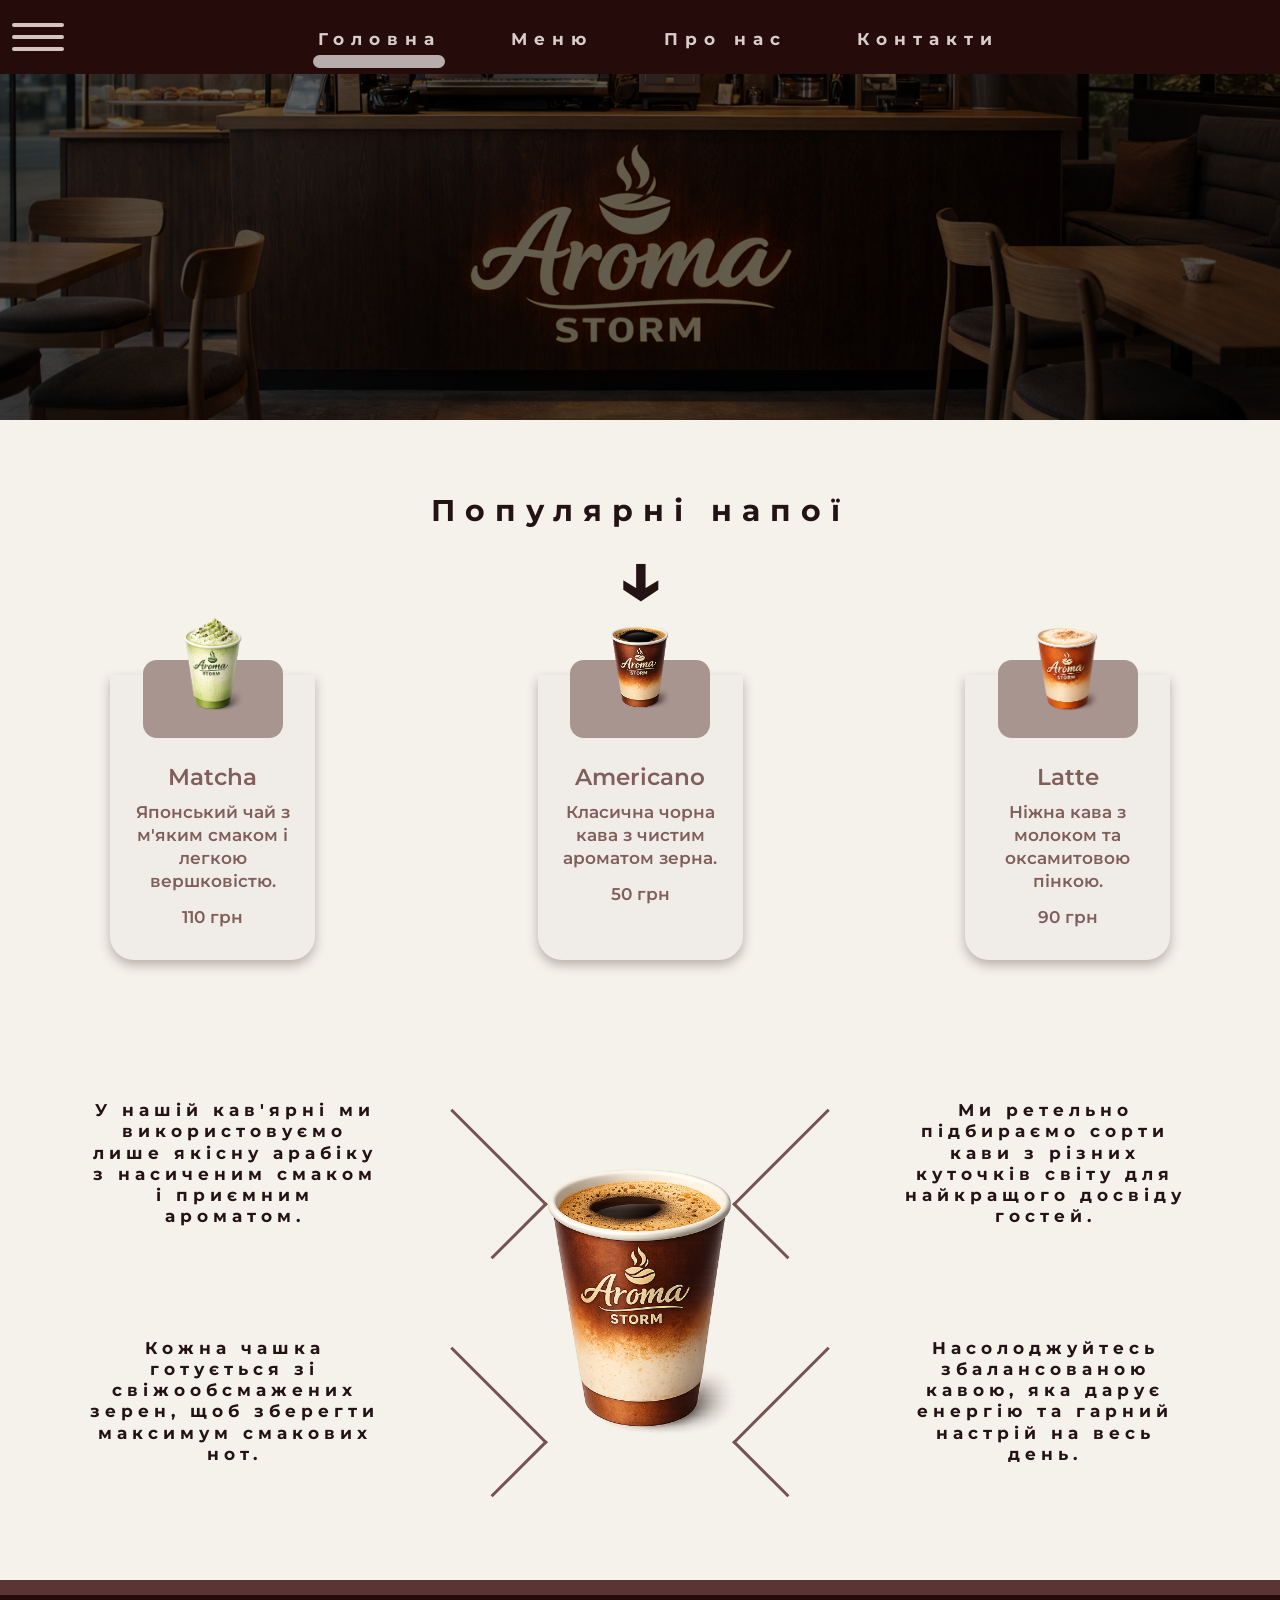
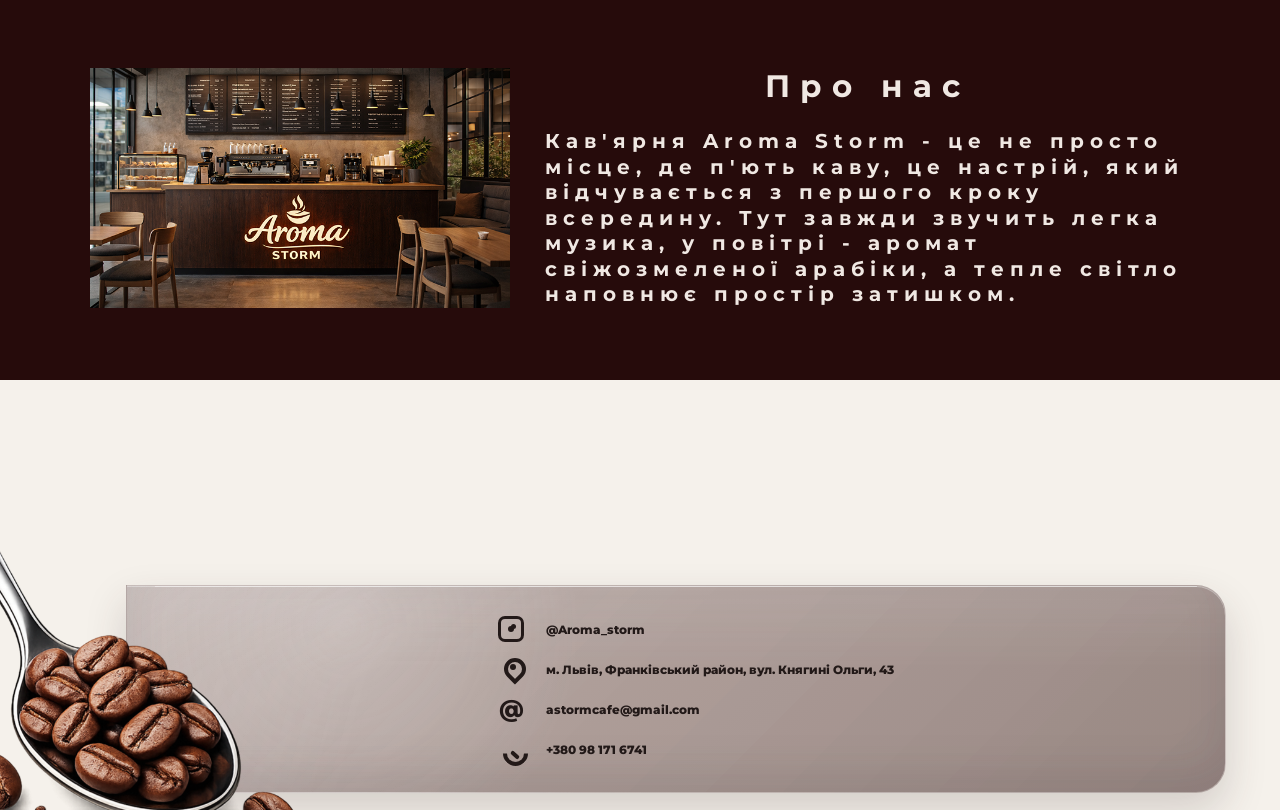
<file: index.html>
﻿<!DOCTYPE html>
<html lang="uk">
<head>
  <meta charset="UTF-8">
  <meta name="viewport" content="width=device-width, initial-scale=1.0">
  <title>Головна | Aroma Storm</title>
  <link rel="stylesheet" href="common.css">
  <link href="https://fonts.googleapis.com/css2?family=Great+Vibes&family=Kelly+Slab&family=Montserrat:wght@500;600;700;800&family=Playfair+Display:wght@400;600;700&display=swap" rel="stylesheet">
</head>
<body>
  <header class="hero">
    <nav class="nav">
      <button class="burger" aria-label="Меню">
        <span></span>
        <span></span>
        <span></span>
      </button>

      <ul>
        <li><a href="index.html" class="active">Головна</a></li>
        <li><a href="menu.html">Меню</a></li>
        <li><a href="about.html">Про нас</a></li>
        <li><a href="contacts.html">Контакти</a></li>
      </ul>
    </nav>

    <img src="img/logo.png" alt="Aroma Storm" class="hero-img">
  </header>

  <main>
    <section class="order-section" id="order">
      <h1>Популярні напої</h1>
      <div class="down-arrow">↓</div>

      <div class="cards">
        <article class="card">
          <div class="image-bg"></div>
          <img src="img/matcha.png" alt="Matcha">
          <h3>Matcha</h3>
          <p class="card-desc">Японський чай з м'яким смаком і легкою вершковістю.</p>
          <p>110 грн</p>
        </article>

        <article class="card">
          <div class="image-bg"></div>
          <img src="img/americano.png" alt="Americano">
          <h3>Americano</h3>
          <p class="card-desc">Класична чорна кава з чистим ароматом зерна.</p>
          <p>50 грн</p>
        </article>

        <article class="card">
          <div class="image-bg"></div>
          <img src="img/latte.png" alt="Latte">
          <h3>Latte</h3>
          <p class="card-desc">Ніжна кава з молоком та оксамитовою пінкою.</p>
          <p>90 грн</p>
        </article>
      </div>

      <div class="coffee-info">
        <div class="text-block left top">
          У нашій кав'ярні ми використовуємо лише якісну арабіку з насиченим смаком і приємним ароматом.
        </div>

        <div class="text-block left bottom">
          Кожна чашка готується зі свіжообсмажених зерен, щоб зберегти максимум смакових нот.
        </div>

        <img src="img/center.png" alt="Aroma Storm coffee" class="big-coffee">

        <div class="text-block right top">
          Ми ретельно підбираємо сорти кави з різних куточків світу для найкращого досвіду гостей.
        </div>

        <div class="text-block right bottom">
          Насолоджуйтесь збалансованою кавою, яка дарує енергію та гарний настрій на весь день.
        </div>
      </div>
    </section>

    <section class="about" id="about">
      <img src="img/cafe-3.png" alt="Кав'ярня Aroma Storm">

      <div class="about-text">
        <h2>Про нас</h2>
        <p>
          Кав'ярня Aroma Storm - це не просто місце, де п'ють каву, це настрій, який відчувається з першого кроку всередину. Тут завжди звучить легка музика, у повітрі - аромат свіжозмеленої арабіки, а тепле світло наповнює простір затишком.
        </p>
      </div>
    </section>
  </main>

  <footer class="site-footer" id="contacts">
    <img src="img/spoon.png" alt="" class="footer-spoon">
    <div class="contact-panel">
      <div class="contact-list">
        <div class="contact-row">
          <span class="contact-icon instagram" aria-hidden="true"></span>
          <span>@Aroma_storm</span>
        </div>
        <div class="contact-row">
          <span class="contact-icon pin" aria-hidden="true"></span>
          <span>м. Львів, Франківський район, вул. Княгині Ольги, 43</span>
        </div>
        <div class="contact-row">
          <span class="contact-icon at" aria-hidden="true">@</span>
          <span>astormcafe@gmail.com</span>
        </div>
        <div class="contact-row">
          <span class="contact-icon phone" aria-hidden="true"></span>
          <span>+380 98 171 6741</span>
        </div>
      </div>
    </div>
  </footer>
  <script src="script.js"></script>
</body>
</html>
</file>
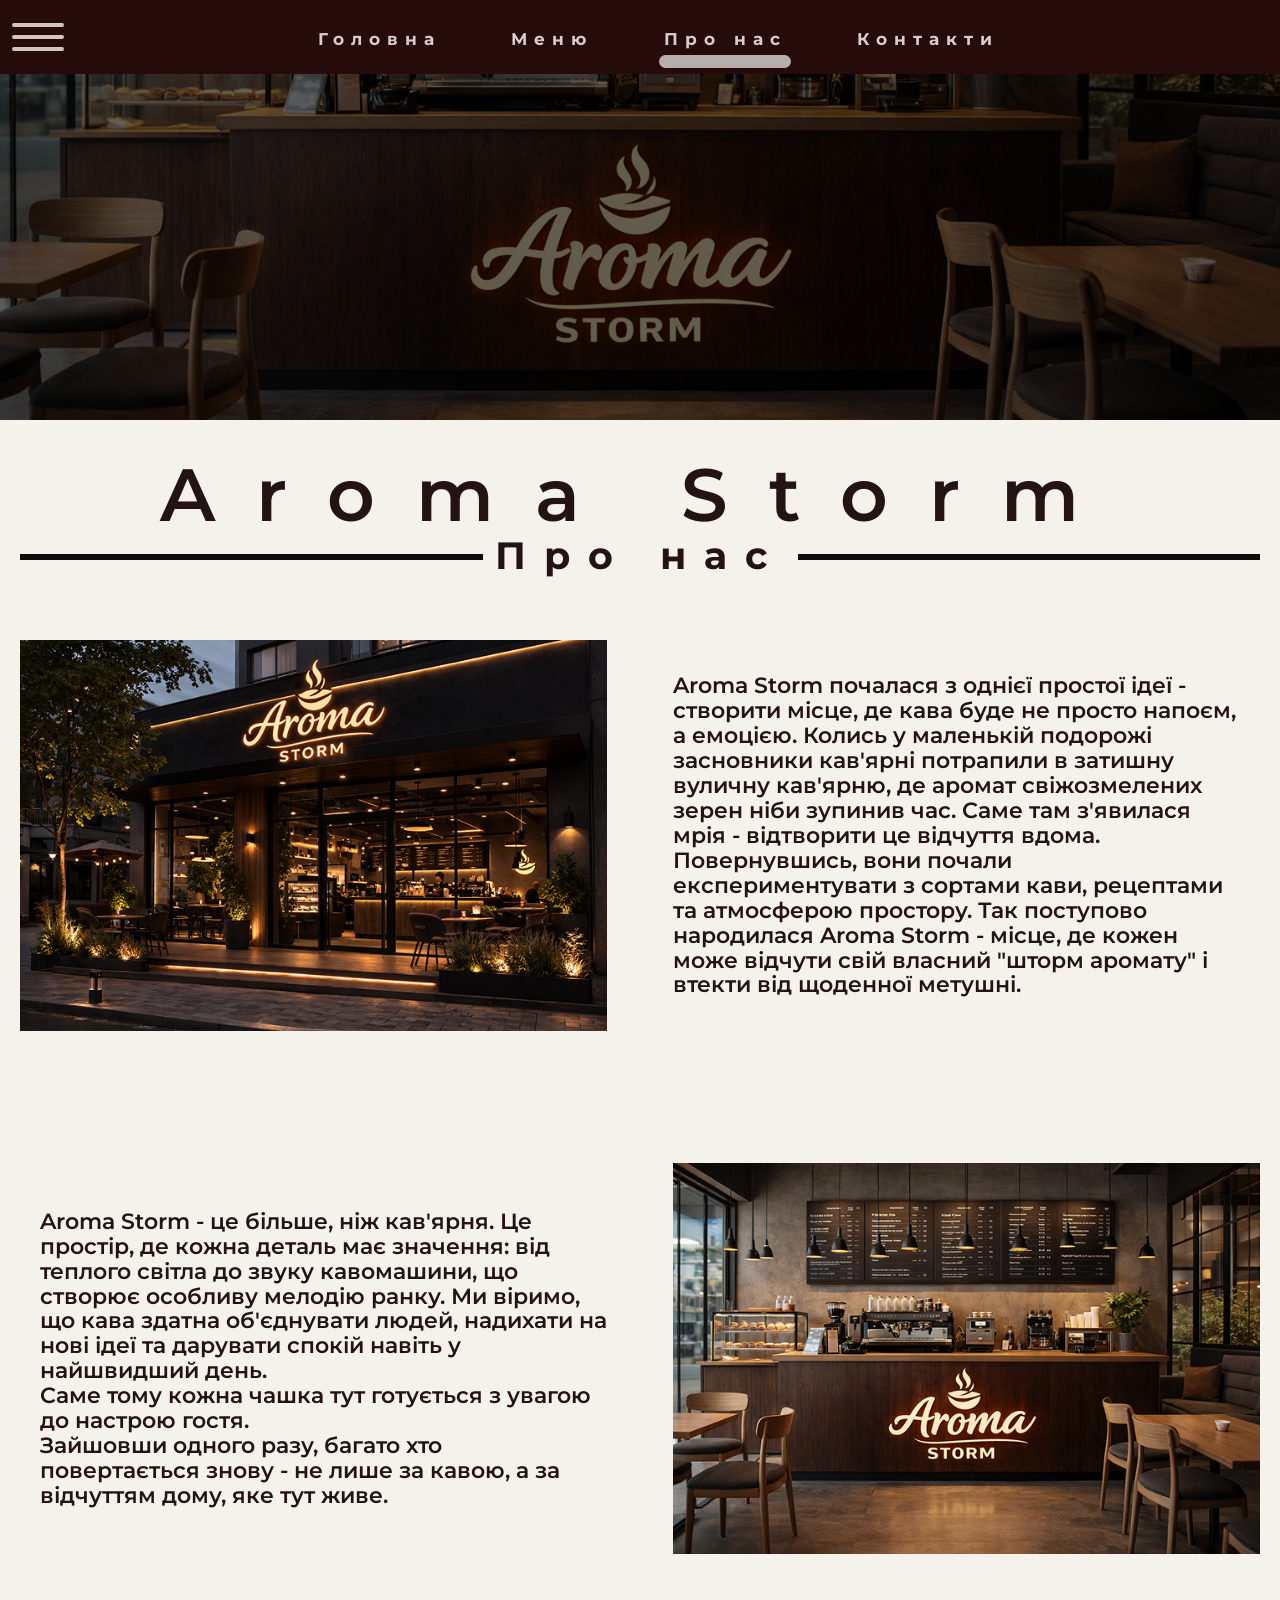
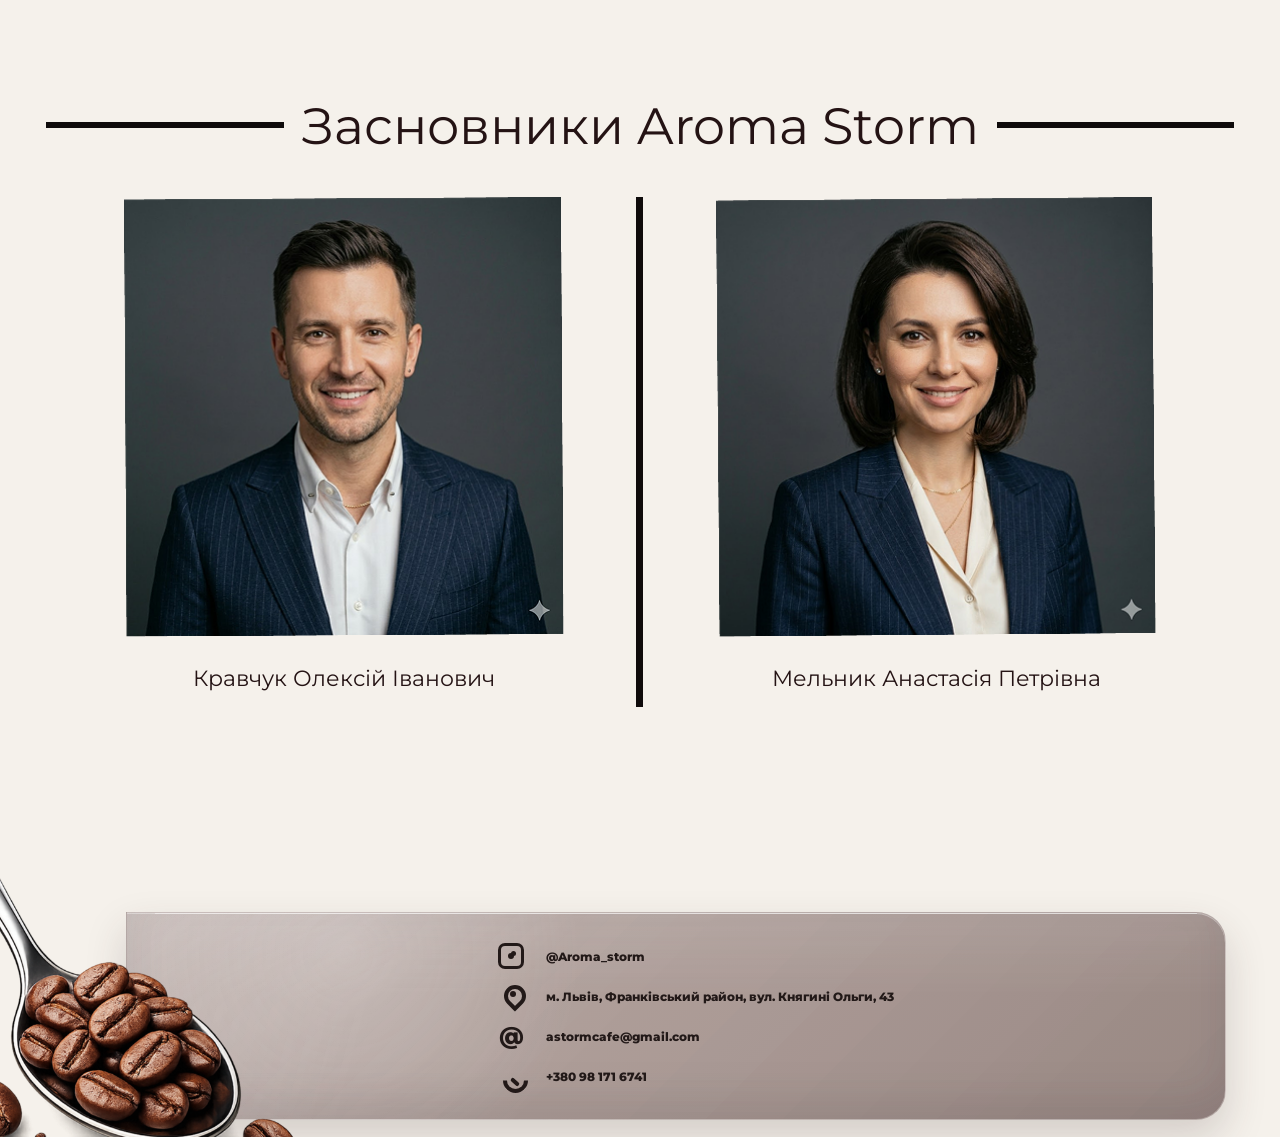
<file: about.html>
<!DOCTYPE html>
<html lang="uk">
<head>
  <meta charset="UTF-8">
  <meta name="viewport" content="width=device-width, initial-scale=1.0">
  <title>Про нас | Aroma Storm</title>
  <link rel="stylesheet" href="common.css">
  <link href="https://fonts.googleapis.com/css2?family=Great+Vibes&family=Kelly+Slab&family=Montserrat:wght@500;600;700;800&family=Playfair+Display:wght@400;600;700&display=swap" rel="stylesheet">
</head>
<body>
  <header class="hero">
    <nav class="nav">
      <button class="burger" aria-label="Меню">
        <span></span>
        <span></span>
        <span></span>
      </button>

      <ul>
        <li><a href="index.html">Головна</a></li>
        <li><a href="menu.html">Меню</a></li>
        <li><a href="about.html" class="active">Про нас</a></li>
        <li><a href="contacts.html">Контакти</a></li>
      </ul>
    </nav>

    <img src="img/logo.png" alt="Aroma Storm" class="hero-img">
  </header>

  <main>
    <section class="intro">
      <h1>Aroma Storm</h1>
      <div class="title-line">
        <span></span>
        <h2>Про нас</h2>
        <span></span>
      </div>

      <div class="story-grid first-story">
        <img src="img/cafe 2.png" alt="Фасад кав'ярні Aroma Storm">
        <p>
          Aroma Storm почалася з однієї простої ідеї - створити місце, де кава буде не просто напоєм, а емоцією. Колись у маленькій подорожі засновники кав'ярні потрапили в затишну вуличну кав'ярню, де аромат свіжозмелених зерен ніби зупинив час. Саме там з'явилася мрія - відтворити це відчуття вдома.
          <br>
          Повернувшись, вони почали експериментувати з сортами кави, рецептами та атмосферою простору. Так поступово народилася Aroma Storm - місце, де кожен може відчути свій власний "шторм аромату" і втекти від щоденної метушні.
        </p>
      </div>

      <div class="story-grid second-story">
        <p>
          Aroma Storm - це більше, ніж кав'ярня. Це простір, де кожна деталь має значення: від теплого світла до звуку кавомашини, що створює особливу мелодію ранку. Ми віримо, що кава здатна об'єднувати людей, надихати на нові ідеї та дарувати спокій навіть у найшвидший день.
          <br>
          Саме тому кожна чашка тут готується з увагою до настрою гостя.
          <br>
          Зайшовши одного разу, багато хто повертається знову - не лише за кавою, а за відчуттям дому, яке тут живе.
        </p>
        <img src="img/cafe-3.png" alt="Інтер'єр кав'ярні Aroma Storm">
      </div>
    </section>

    <section class="founders">
      <div class="founders-title">
        <span></span>
        <h2>Засновники Aroma Storm</h2>
        <span></span>
      </div>

      <div class="founders-grid">
        <article class="founder">
          <img src="img/kravchyr.png" alt="Кравчук Олексій Іванович">
          <p>Кравчук Олексій Іванович</p>
        </article>

        <div class="divider" aria-hidden="true"></div>

        <article class="founder">
          <img src="img/melnik.png" alt="Мельник Анастасія Петрівна">
          <p>Мельник Анастасія Петрівна</p>
        </article>
      </div>
    </section>
  </main>

  <footer class="site-footer" id="contacts">
    <img src="img/spoon.png" alt="" class="footer-spoon">
    <div class="contact-panel">
      <div class="contact-list">
        <div class="contact-row">
          <span class="contact-icon instagram" aria-hidden="true"></span>
          <span>@Aroma_storm</span>
        </div>
        <div class="contact-row">
          <span class="contact-icon pin" aria-hidden="true"></span>
          <span>м. Львів, Франківський район, вул. Княгині Ольги, 43</span>
        </div>
        <div class="contact-row">
          <span class="contact-icon at" aria-hidden="true">@</span>
          <span>astormcafe@gmail.com</span>
        </div>
        <div class="contact-row">
          <span class="contact-icon phone" aria-hidden="true"></span>
          <span>+380 98 171 6741</span>
        </div>
      </div>
    </div>
  </footer>
  <script src="script.js"></script>
</body>
</html>
</file>
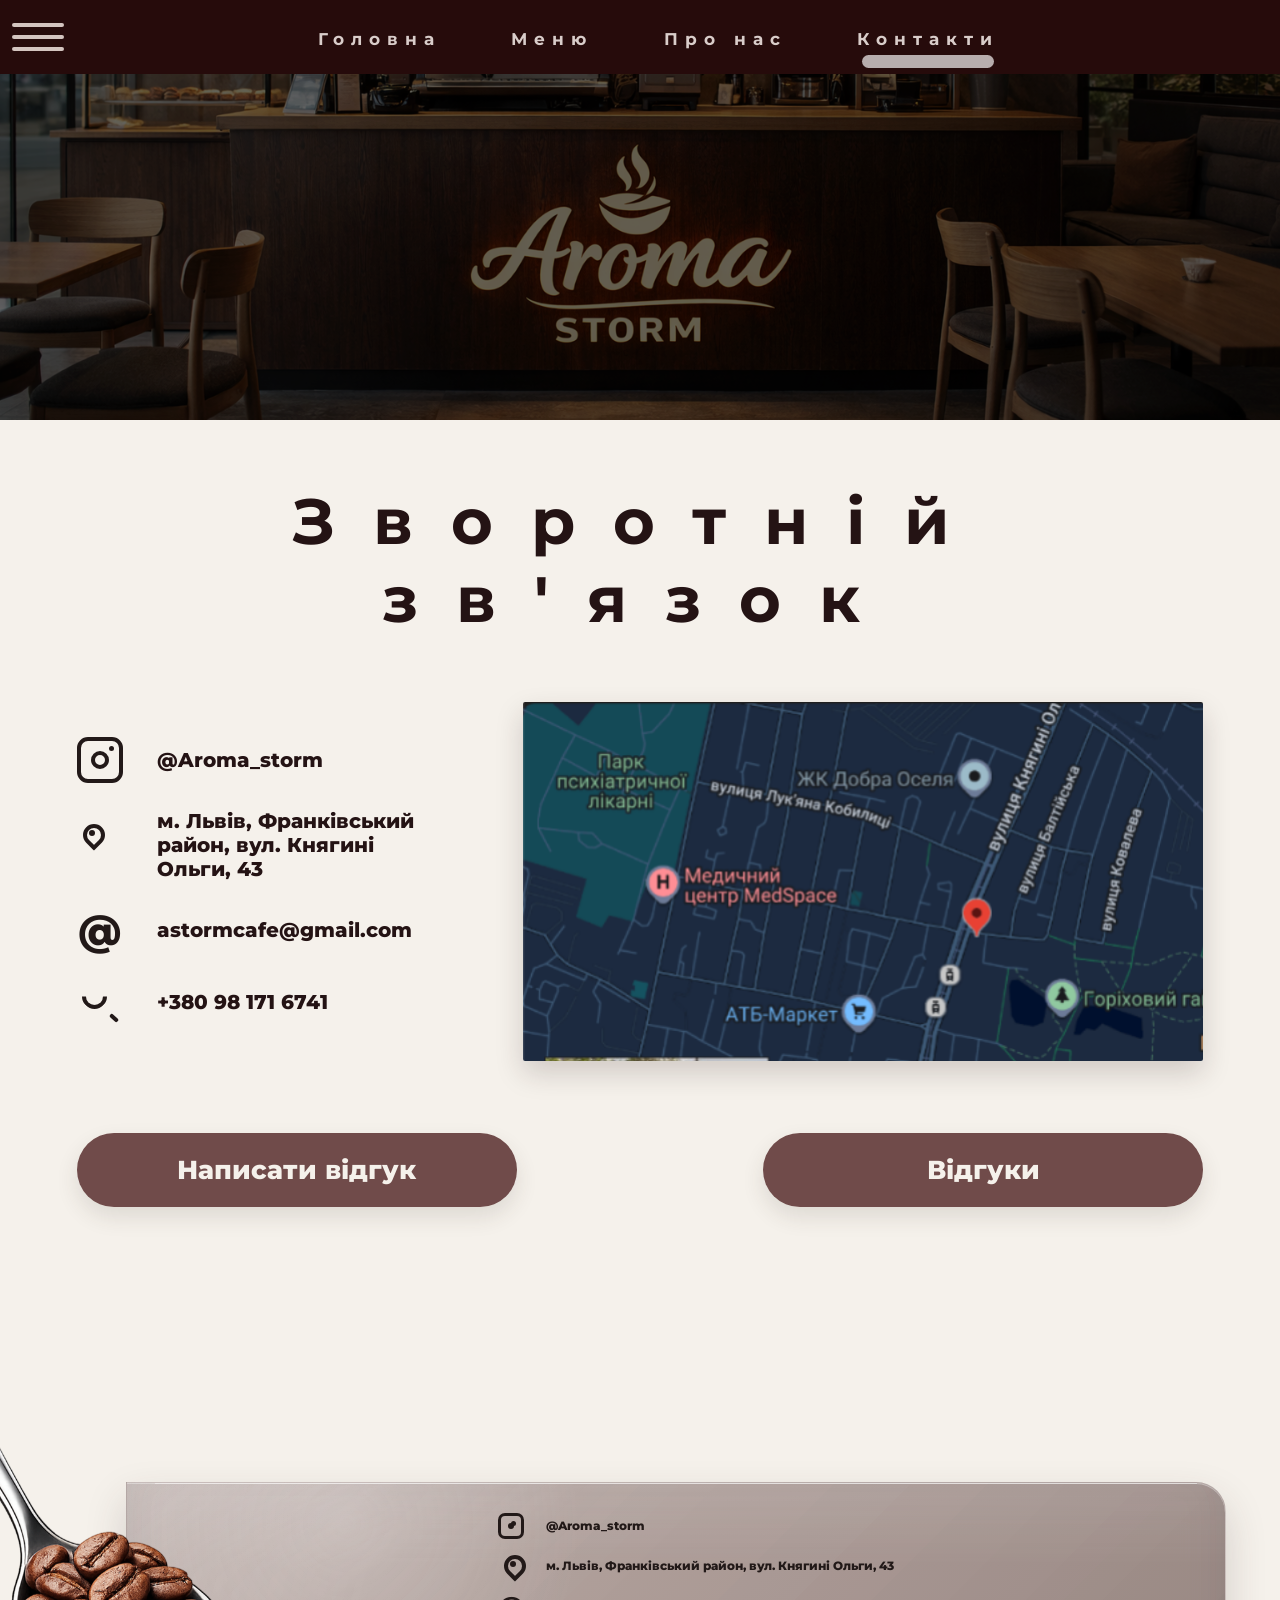
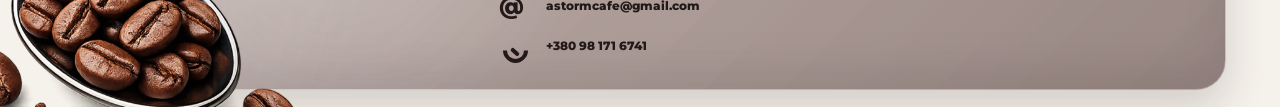
<file: contacts.html>
<!DOCTYPE html>
<html lang="uk">
<head>
  <meta charset="UTF-8">
  <meta name="viewport" content="width=device-width, initial-scale=1.0">
  <title>Контакти | Aroma Storm</title>
  <link rel="stylesheet" href="common.css">
  <link href="https://fonts.googleapis.com/css2?family=Great+Vibes&family=Kelly+Slab&family=Montserrat:wght@500;600;700;800&family=Playfair+Display:wght@400;600;700&display=swap" rel="stylesheet">
</head>
<body>
  <header class="hero">
    <nav class="nav">
      <button class="burger" aria-label="Меню">
        <span></span>
        <span></span>
        <span></span>
      </button>

      <ul>
        <li><a href="index.html">Головна</a></li>
        <li><a href="menu.html">Меню</a></li>
        <li><a href="about.html">Про нас</a></li>
        <li><a href="contacts.html" class="active">Контакти</a></li>
      </ul>
    </nav>

    <img src="img/logo.png" alt="Aroma Storm" class="hero-img">
  </header>

  <main>
    <section class="feedback-section">
      <h1>Зворотній зв'язок</h1>

      <div class="feedback-grid">
        <div class="feedback-contacts">
          <div class="feedback-row">
            <span class="contact-icon instagram" aria-hidden="true"></span>
            <span>@Aroma_storm</span>
          </div>
          <div class="feedback-row">
            <span class="contact-icon pin" aria-hidden="true"></span>
            <span>м. Львів, Франківський район, вул. Княгині Ольги, 43</span>
          </div>
          <div class="feedback-row">
            <span class="contact-icon at" aria-hidden="true">@</span>
            <span>astormcafe@gmail.com</span>
          </div>
          <div class="feedback-row">
            <span class="contact-icon phone" aria-hidden="true"></span>
            <span>+380 98 171 6741</span>
          </div>
        </div>

        <a
          class="map-link"
          data-map-link
          href="https://www.google.com/maps/search/?api=1&query=%D0%B2%D1%83%D0%BB.+%D0%9A%D0%BD%D1%8F%D0%B3%D0%B8%D0%BD%D1%96+%D0%9E%D0%BB%D1%8C%D0%B3%D0%B8+43,+%D0%9B%D1%8C%D0%B2%D1%96%D0%B2"
          target="_blank"
          rel="noopener"
          aria-label="Відкрити адресу Aroma Storm на Google Maps"
        >
          <img src="img/map-preview.png" alt="Мапа до Aroma Storm">
        </a>
      </div>

      <div class="feedback-actions">
        <button type="button" class="review-button" data-review-open>Написати відгук</button>
        <button type="button" class="review-button" data-reviews-toggle>Відгуки</button>
      </div>

      <div class="reviews-panel" data-reviews-panel hidden>
        <h2>Відгуки гостей</h2>
        <div class="reviews-list" data-reviews-list></div>
      </div>
    </section>
  </main>

  <footer class="site-footer" id="contacts">
    <img src="img/spoon.png" alt="" class="footer-spoon">
    <div class="contact-panel">
      <div class="contact-list">
        <div class="contact-row">
          <span class="contact-icon instagram" aria-hidden="true"></span>
          <span>@Aroma_storm</span>
        </div>
        <div class="contact-row">
          <span class="contact-icon pin" aria-hidden="true"></span>
          <span>м. Львів, Франківський район, вул. Княгині Ольги, 43</span>
        </div>
        <div class="contact-row">
          <span class="contact-icon at" aria-hidden="true">@</span>
          <span>astormcafe@gmail.com</span>
        </div>
        <div class="contact-row">
          <span class="contact-icon phone" aria-hidden="true"></span>
          <span>+380 98 171 6741</span>
        </div>
      </div>
    </div>
  </footer>

  <div class="review-modal" data-review-modal hidden>
    <div class="review-dialog">
      <button type="button" class="review-close" data-review-close aria-label="Закрити">×</button>
      <h2>Написати відгук</h2>
      <form class="review-form" data-review-form>
        <label>
          Ім'я
          <input type="text" name="name" placeholder="Ваше ім'я" required>
        </label>
        <label>
          Відгук
          <textarea name="message" rows="5" placeholder="Поділіться враженнями" required></textarea>
        </label>
        <button type="submit" class="review-submit">Надіслати</button>
      </form>
    </div>
  </div>

  <script src="script.js"></script>
</body>
</html>
</file>
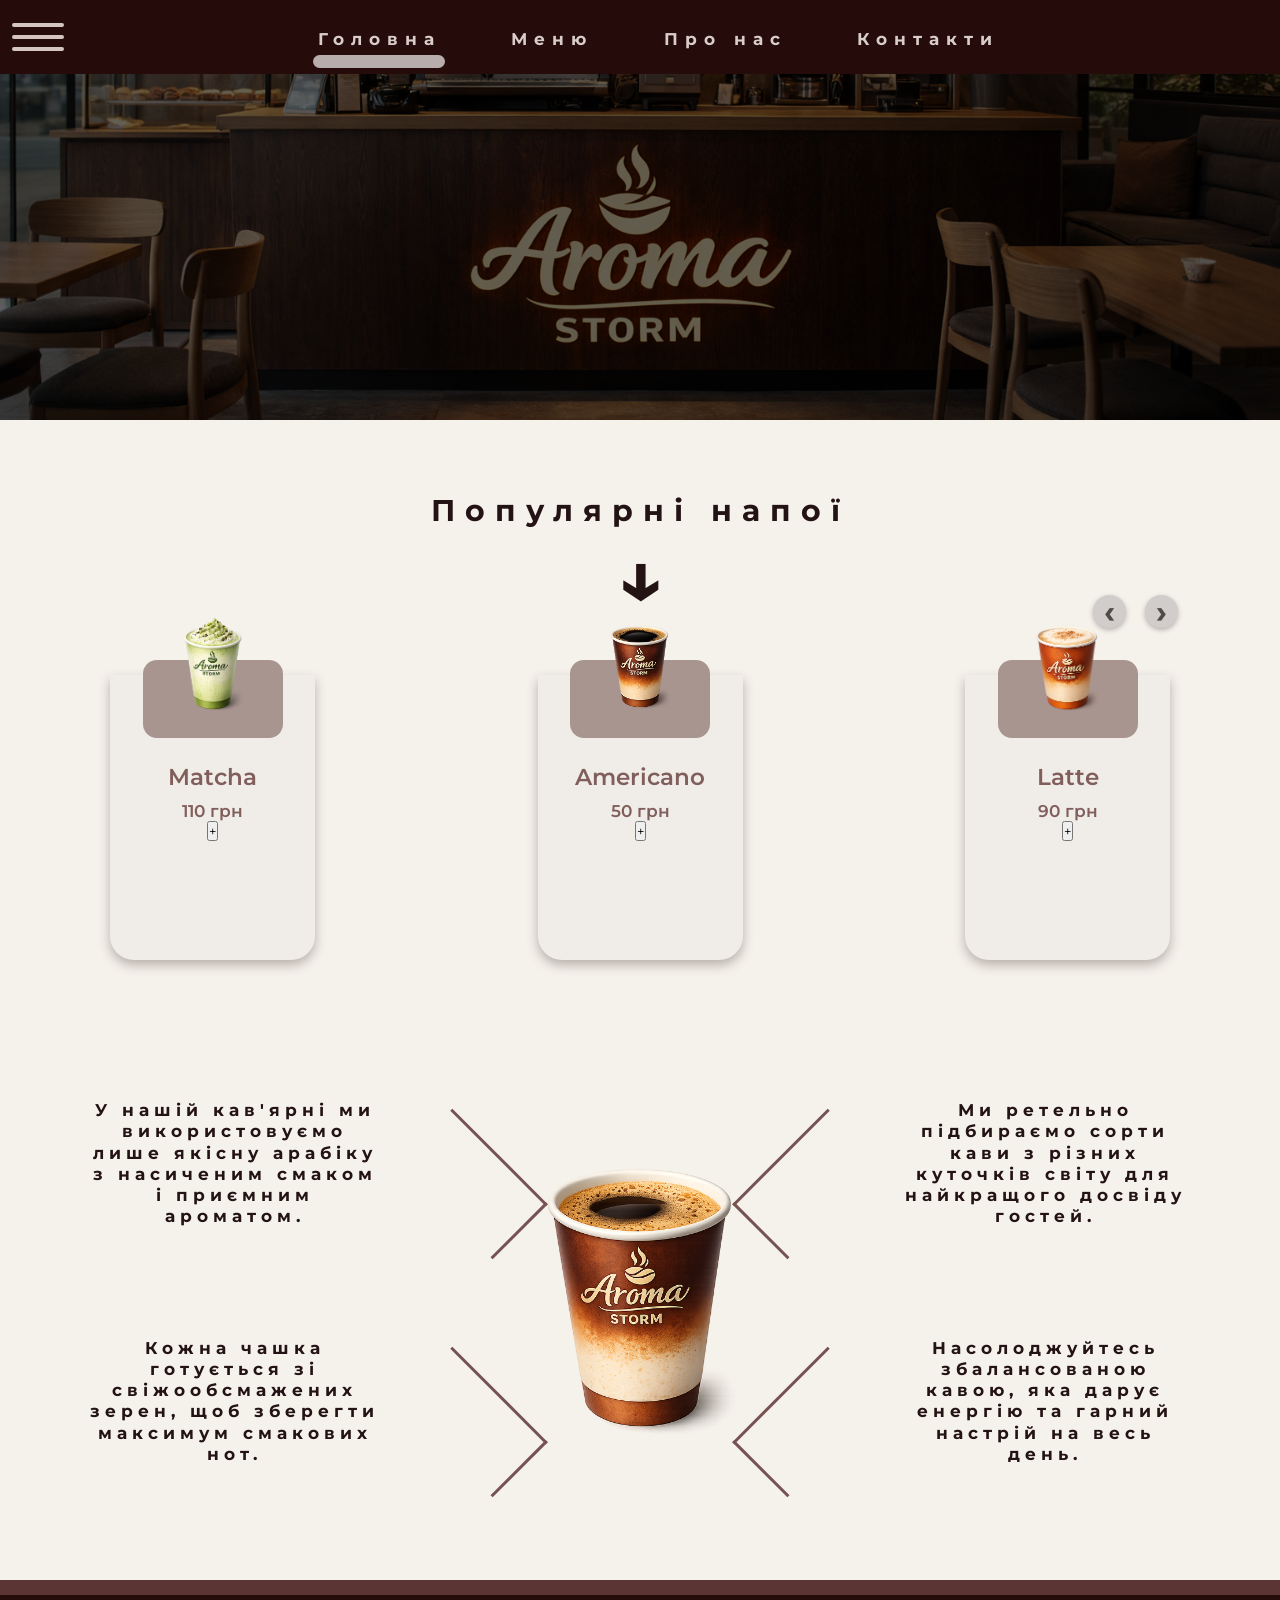
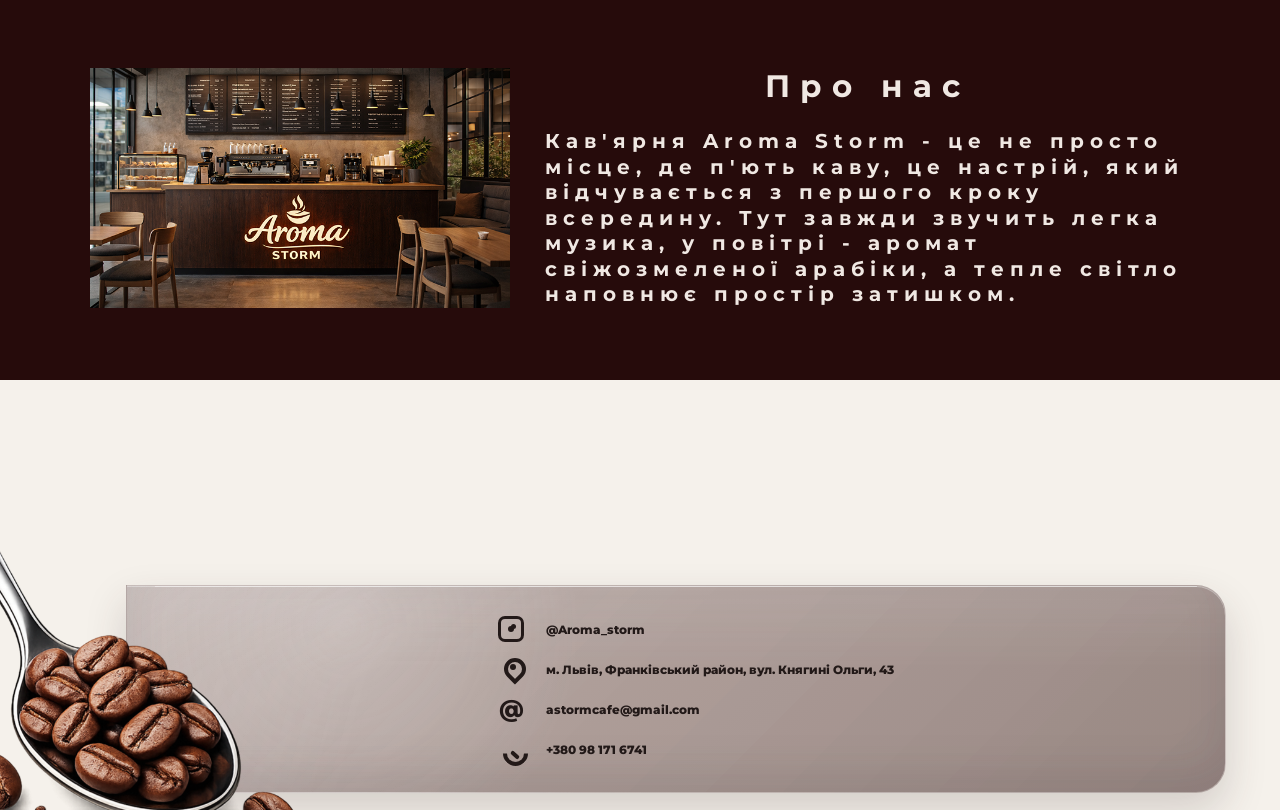
<file: main.html>
<!DOCTYPE html>
<html lang="uk">
<head>
  <meta charset="UTF-8">
  <meta name="viewport" content="width=device-width, initial-scale=1.0">
  <title>Головна | Aroma Storm</title>
  <link rel="stylesheet" href="common.css">
  <link href="https://fonts.googleapis.com/css2?family=Great+Vibes&family=Kelly+Slab&family=Montserrat:wght@500;600;700;800&family=Playfair+Display:wght@400;600;700&display=swap" rel="stylesheet">
</head>
<body>
  <header class="hero">
    <nav class="nav">
      <button class="burger" aria-label="Меню">
        <span></span>
        <span></span>
        <span></span>
      </button>

      <ul>
        <li><a href="main.html" class="active">Головна</a></li>
        <li><a href="menu.html">Меню</a></li>
        <li><a href="about.html">Про нас</a></li>
        <li><a href="contacts.html">Контакти</a></li>
      </ul>
    </nav>

    <img src="img/logo.png" alt="Aroma Storm" class="hero-img">
  </header>

  <main>
    <section class="order-section" id="order">
      <h1>Популярні напої</h1>
      <div class="down-arrow">↓</div>

      <div class="arrows">
        <button type="button" aria-label="Назад">‹</button>
        <button type="button" aria-label="Вперед">›</button>
      </div>

      <div class="cards">
        <article class="card">
          <div class="image-bg"></div>
          <img src="img/matcha.png" alt="Matcha">
          <h3>Matcha</h3>
          <p>110 грн</p>
          <button type="button" class="add">+</button>
        </article>

        <article class="card">
          <div class="image-bg"></div>
          <img src="img/americano.png" alt="Americano">
          <h3>Americano</h3>
          <p>50 грн</p>
          <button type="button" class="add">+</button>
        </article>

        <article class="card">
          <div class="image-bg"></div>
          <img src="img/latte.png" alt="Latte">
          <h3>Latte</h3>
          <p>90 грн</p>
          <button type="button" class="add">+</button>
        </article>
      </div>

      <div class="coffee-info">
        <div class="text-block left top">
          У нашій кав'ярні ми використовуємо лише якісну арабіку з насиченим смаком і приємним ароматом.
        </div>

        <div class="text-block left bottom">
          Кожна чашка готується зі свіжообсмажених зерен, щоб зберегти максимум смакових нот.
        </div>

        <img src="img/center.png" alt="Aroma Storm coffee" class="big-coffee">

        <div class="text-block right top">
          Ми ретельно підбираємо сорти кави з різних куточків світу для найкращого досвіду гостей.
        </div>

        <div class="text-block right bottom">
          Насолоджуйтесь збалансованою кавою, яка дарує енергію та гарний настрій на весь день.
        </div>
      </div>
    </section>

    <section class="about" id="about">
      <img src="img/cafe-3.png" alt="Кав'ярня Aroma Storm">

      <div class="about-text">
        <h2>Про нас</h2>
        <p>
          Кав'ярня Aroma Storm - це не просто місце, де п'ють каву, це настрій, який відчувається з першого кроку всередину. Тут завжди звучить легка музика, у повітрі - аромат свіжозмеленої арабіки, а тепле світло наповнює простір затишком.
        </p>
      </div>
    </section>
  </main>

  <footer class="site-footer" id="contacts">
    <img src="img/spoon.png" alt="" class="footer-spoon">
    <div class="contact-panel">
      <div class="contact-list">
        <div class="contact-row">
          <span class="contact-icon instagram" aria-hidden="true"></span>
          <span>@Aroma_storm</span>
        </div>
        <div class="contact-row">
          <span class="contact-icon pin" aria-hidden="true"></span>
          <span>м. Львів, Франківський район, вул. Княгині Ольги, 43</span>
        </div>
        <div class="contact-row">
          <span class="contact-icon at" aria-hidden="true">@</span>
          <span>astormcafe@gmail.com</span>
        </div>
        <div class="contact-row">
          <span class="contact-icon phone" aria-hidden="true"></span>
          <span>+380 98 171 6741</span>
        </div>
      </div>
    </div>
  </footer>
  <script src="script.js"></script>
</body>
</html>
</file>
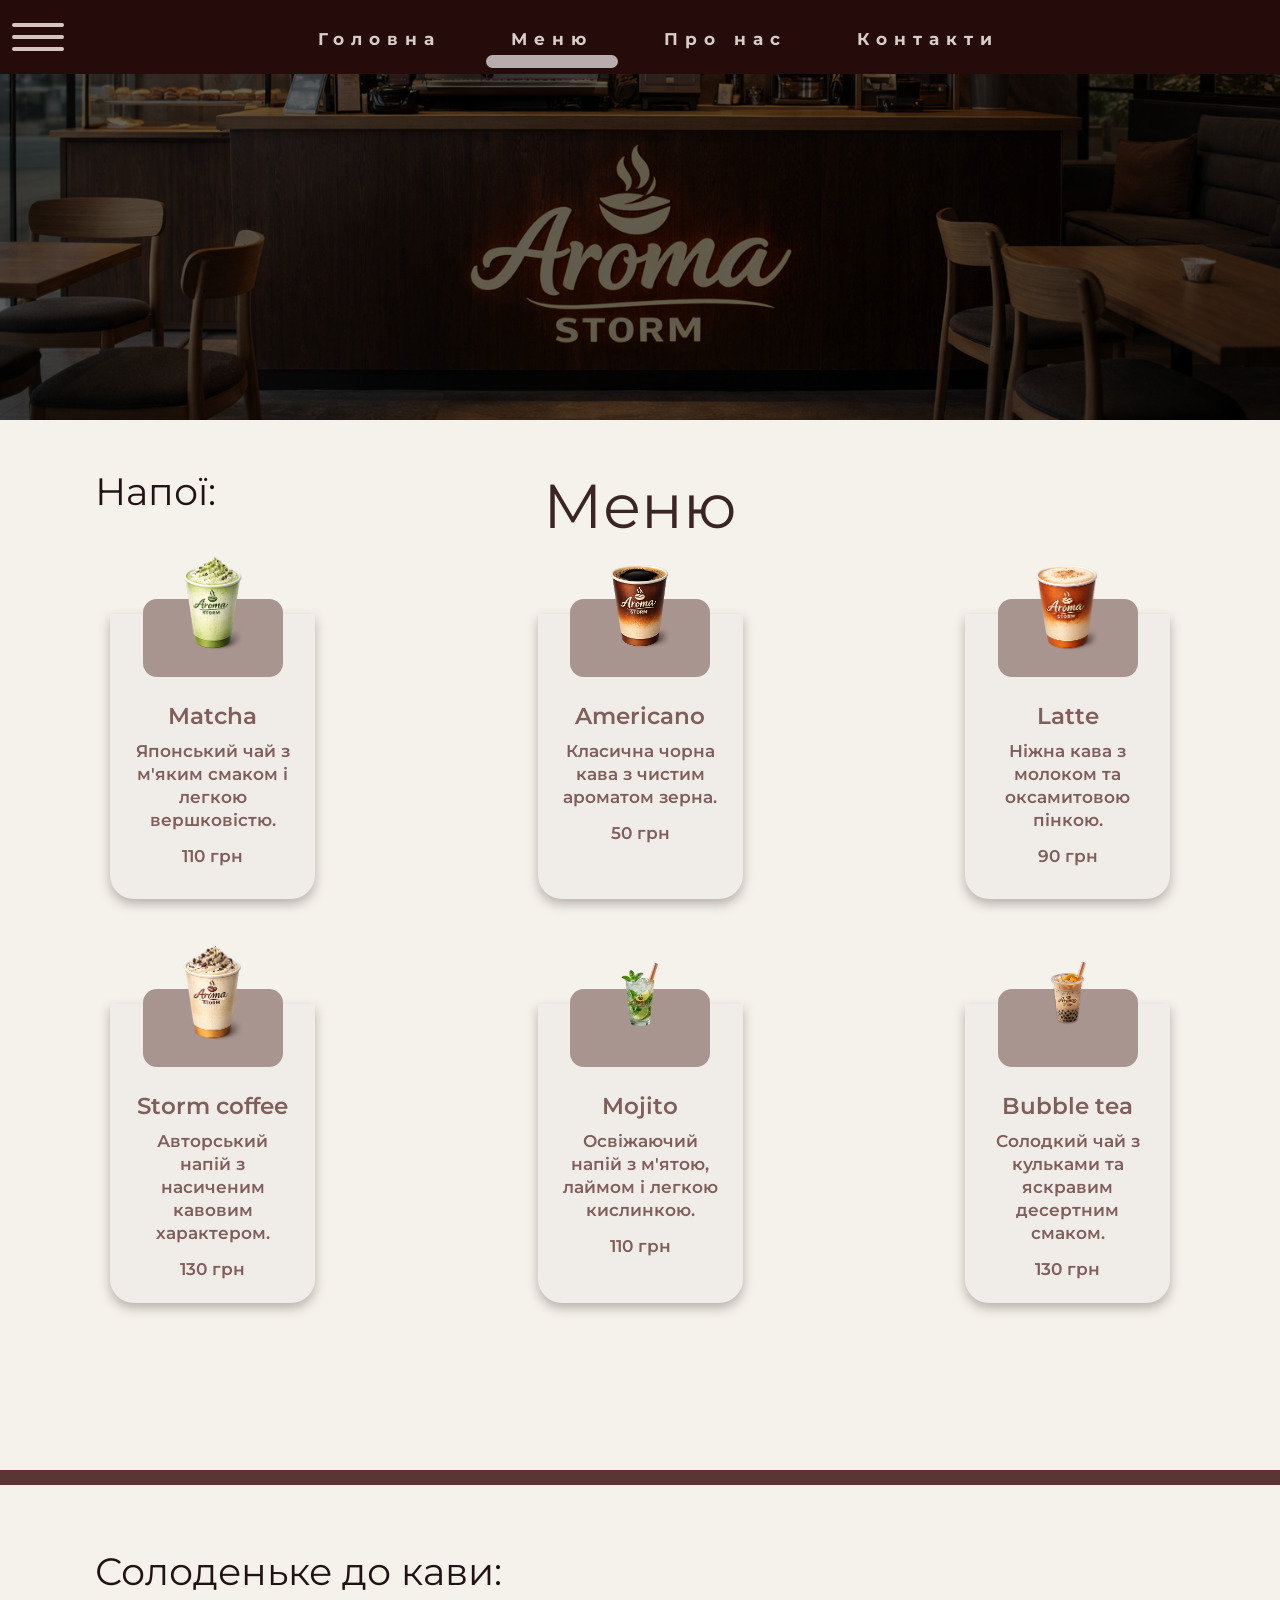
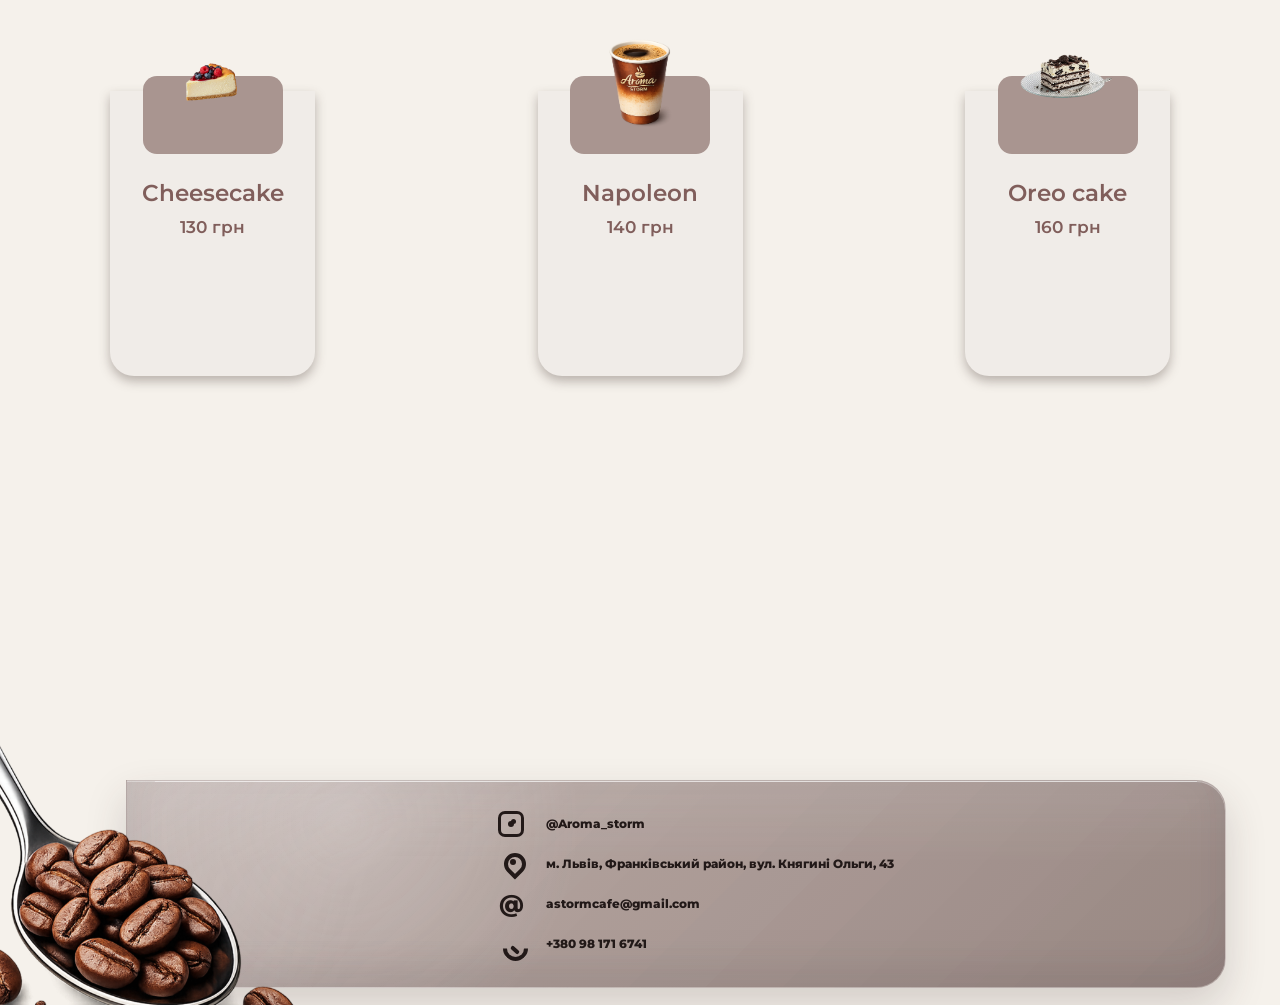
<file: menu.html>
﻿<!DOCTYPE html>
<html lang="uk">
<head>
  <meta charset="UTF-8">
  <meta name="viewport" content="width=device-width, initial-scale=1.0">
  <title>Меню | Aroma Storm</title>
  <link rel="stylesheet" href="common.css">
  <link href="https://fonts.googleapis.com/css2?family=Great+Vibes&family=Kelly+Slab&family=Montserrat:wght@500;600;700;800&family=Playfair+Display:wght@400;600;700&display=swap" rel="stylesheet">
</head>
<body>
  <header class="hero">
    <nav class="nav">
      <button class="burger" aria-label="Меню">
        <span></span>
        <span></span>
        <span></span>
      </button>

      <ul>
        <li><a href="index.html">Головна</a></li>
        <li><a href="menu.html" class="active">Меню</a></li>
        <li><a href="about.html">Про нас</a></li>
        <li><a href="contacts.html">Контакти</a></li>
      </ul>
    </nav>

    <img src="img/logo.png" alt="Aroma Storm" class="hero-img">
  </header>

  <main id="order">
    <section class="menu-section drinks">
      <div class="section-top">
        <h2>Напої:</h2>
        <h1>Меню</h1>
      </div>

      <div class="cards">
        <article class="card">
          <div class="image-bg"></div>
          <img src="img/matcha.png" alt="Matcha">
          <h3>Matcha</h3>
          <p class="card-desc">Японський чай з м'яким смаком і легкою вершковістю.</p>
          <p>110 грн</p>
        </article>

        <article class="card">
          <div class="image-bg"></div>
          <img src="img/americano.png" alt="Americano">
          <h3>Americano</h3>
          <p class="card-desc">Класична чорна кава з чистим ароматом зерна.</p>
          <p>50 грн</p>
        </article>

        <article class="card">
          <div class="image-bg"></div>
          <img src="img/latte.png" alt="Latte">
          <h3>Latte</h3>
          <p class="card-desc">Ніжна кава з молоком та оксамитовою пінкою.</p>
          <p>90 грн</p>
        </article>

        <article class="card">
          <div class="image-bg"></div>
          <img src="img/storm_coffe.png" alt="Storm coffee">
          <h3>Storm coffee</h3>
          <p class="card-desc">Авторський напій з насиченим кавовим характером.</p>
          <p>130 грн</p>
        </article>

        <article class="card">
          <div class="image-bg"></div>
          <img src="img/mojito.png" alt="Mojito">
          <h3>Mojito</h3>
          <p class="card-desc">Освіжаючий напій з м'ятою, лаймом і легкою кислинкою.</p>
          <p>110 грн</p>
        </article>

        <article class="card">
          <div class="image-bg"></div>
          <img src="img/bubble_tea.png" alt="Bubble tea">
          <h3>Bubble tea</h3>
          <p class="card-desc">Солодкий чай з кульками та яскравим десертним смаком.</p>
          <p>130 грн</p>
        </article>
      </div>
    </section>

    <section class="menu-section desserts">
      <div class="section-top dessert-top">
        <h2>Солоденьке до кави:</h2>
      </div>

      <div class="cards dessert-cards">
        <article class="card">
          <div class="image-bg"></div>
          <img src="img/cheesecake.png" alt="Cheesecake">
          <h3>Cheesecake</h3>
          <p>130 грн</p>
        </article>

        <article class="card">
          <div class="image-bg"></div>
          <img src="img/center.png" alt="Napoleon">
          <h3>Napoleon</h3>
          <p>140 грн</p>
        </article>

        <article class="card">
          <div class="image-bg"></div>
          <img src="img/oreo-cake.png" alt="Oreo cake">
          <h3>Oreo cake</h3>
          <p>160 грн</p>
        </article>
      </div>
    </section>
  </main>

  <footer class="site-footer" id="contacts">
    <img src="img/spoon.png" alt="" class="footer-spoon">
    <div class="contact-panel">
      <div class="contact-list">
        <div class="contact-row">
          <span class="contact-icon instagram" aria-hidden="true"></span>
          <span>@Aroma_storm</span>
        </div>
        <div class="contact-row">
          <span class="contact-icon pin" aria-hidden="true"></span>
          <span>м. Львів, Франківський район, вул. Княгині Ольги, 43</span>
        </div>
        <div class="contact-row">
          <span class="contact-icon at" aria-hidden="true">@</span>
          <span>astormcafe@gmail.com</span>
        </div>
        <div class="contact-row">
          <span class="contact-icon phone" aria-hidden="true"></span>
          <span>+380 98 171 6741</span>
        </div>
      </div>
    </div>
  </footer>
  <script src="script.js"></script>
</body>
</html>
</file>
<file: common.css>
/* =========================================================
   Спільний файл стилів Aroma Storm
   Один CSS використовується для main.html, menu.html,
   about.html і contacts.html, щоб шапка, футер, кольори
   та адаптивність були однаковими на всьому сайті.
   ========================================================= */

/* Загальне скидання стилів і базова типографіка */
* {
  margin: 0;
  padding: 0;
  box-sizing: border-box;
  font-family: "Montserrat", Arial, sans-serif;
}

html {
  scroll-behavior: smooth;
}

body {
  min-width: 320px;
  overflow-x: hidden;
  background: #f5f1eb;
  color: #241314;
}

img {
  display: block;
  max-width: 100%;
}

/* Спільний hero-блок і навігація */
.hero {
  position: relative;
  height: clamp(300px, 43vw, 420px);
  overflow: hidden;
  background: #1d0b0a;
}

/* Затемнює hero, щоб навігація добре читалась на світлих фото. */
.hero::after {
  content: "";
  position: absolute;
  inset: 0;
  z-index: 1;
  background: rgba(0, 0, 0, .18);
  pointer-events: none;
}

.hero-img {
  width: 100%;
  height: 100%;
  object-fit: cover;
  object-position: center 70%;
  filter: brightness(48%);
}

.nav {
  position: absolute;
  inset: 0 0 auto;
  z-index: 10;
  min-height: 74px;
  display: flex;
  align-items: center;
  background: #260b0b;
}

.burger {
  width: 76px;
  min-width: 76px;
  height: 74px;
  display: grid;
  place-content: center;
  gap: 8px;
  border: 0;
  background: transparent;
  cursor: pointer;
}

.burger span {
  display: block;
  width: 52px;
  height: 4px;
  margin: 0;
  border-radius: 4px;
  background: #d4c5c0;
}

.nav ul {
  width: 100%;
  display: flex;
  justify-content: center;
  align-items: center;
  gap: clamp(24px, 5.5vw, 92px);
  padding: 0 clamp(18px, 4vw, 70px) 0 12px;
  list-style: none;
}

.nav a {
  position: relative;
  display: block;
  padding: 28px 0 24px;
  color: #d9cdca;
  font-size: 17px;
  font-weight: 700;
  letter-spacing: 7px;
  line-height: 1;
  text-decoration: none;
  white-space: nowrap;
}

.nav a.active::after {
  content: "";
  position: absolute;
  left: 50%;
  bottom: 4px;
  width: 132px;
  height: 13px;
  transform: translateX(-50%);
  border-radius: 999px;
  background: #b7adad;
}

/* Спільні мікроанімації. Вони легкі, щоб сайт не виглядав перевантаженим. */
.card,
.review-button,
.map-link,
.nav a {
  transition: transform .22s ease, box-shadow .22s ease, opacity .22s ease;
}

.card:hover,
.map-link:hover {
  transform: translateY(-6px);
}

.review-button:hover,
.nav a:hover {
  transform: translateY(-2px);
}

.reveal {
  transform: translateY(24px);
  opacity: 0;
  transition: transform .55s ease, opacity .55s ease;
}

.reveal.is-visible {
  transform: translateY(0);
  opacity: 1;
}

/* Спільний футер: ложка накладається поверх скляної панелі контактів. */
.site-footer {
  position: relative;
  min-height: 430px;
  padding-top: 205px;
  overflow: hidden;
  background: #f5f1eb;
}

.contact-panel {
  position: relative;
  z-index: 2;
  width: calc(100% - 180px);
  min-height: 178px;
  margin: 0 54px 0 126px;
  padding: 30px clamp(34px, 6vw, 94px) 30px clamp(220px, 29vw, 430px);
  display: flex;
  align-items: center;
  overflow: hidden;
  /* Скляний ефект: прозорий колір, blur і внутрішній світлий блік. */
  border: 1px solid rgba(255, 255, 255, .24);
  border-radius: 0 30px 30px 0;
  background:
    radial-gradient(circle at 20% 20%, rgba(255, 255, 255, .22), transparent 26%),
    linear-gradient(135deg, rgba(255, 255, 255, .22), rgba(255, 255, 255, .08) 38%, rgba(56, 38, 36, .16)),
    rgba(104, 79, 77, .54);
  backdrop-filter: blur(22px) saturate(145%);
  -webkit-backdrop-filter: blur(22px) saturate(145%);
  box-shadow:
    inset 0 1px 0 rgba(255, 255, 255, .36),
    inset 0 -22px 40px rgba(44, 29, 28, .10),
    0 18px 40px rgba(61, 47, 43, .18);
  color: #221918;
  font-size: clamp(12px, .95vw, 15px);
  font-weight: 800;
}

.contact-panel::before {
  content: "";
  position: absolute;
  inset: 0;
  background:
    linear-gradient(105deg, rgba(255, 255, 255, .28), transparent 24%),
    linear-gradient(to bottom, rgba(255, 255, 255, .16), transparent 42%);
  opacity: .55;
  pointer-events: none;
}

.contact-panel::after {
  content: "";
  position: absolute;
  left: 28px;
  right: 28px;
  top: 0;
  height: 1px;
  background: rgba(255, 255, 255, .46);
  pointer-events: none;
}

.contact-list {
  position: relative;
  z-index: 1;
  display: grid;
  gap: 14px;
}

.contact-row {
  display: flex;
  align-items: center;
  gap: 22px;
  min-width: 0;
}

.contact-row span:last-child {
  overflow-wrap: anywhere;
}

/* Іконки контактів намальовані CSS-ом, без зовнішніх запитів і зайвих файлів. */
.contact-icon {
  position: relative;
  flex: 0 0 auto;
  width: 26px;
  height: 26px;
  color: #221918;
  font-size: 24px;
  font-weight: 800;
  line-height: 26px;
  text-align: center;
}

.instagram {
  border: 3px solid currentColor;
  border-radius: 7px;
}

.instagram::before {
  content: "";
  position: absolute;
  inset: 7px;
  border: 3px solid currentColor;
  border-radius: 50%;
}

.instagram::after {
  content: "";
  position: absolute;
  top: 5px;
  right: 5px;
  width: 5px;
  height: 5px;
  border-radius: 50%;
  background: currentColor;
}

.pin::before {
  content: "";
  position: absolute;
  left: 6px;
  top: 2px;
  width: 14px;
  height: 14px;
  border: 4px solid currentColor;
  border-radius: 50% 50% 50% 0;
  transform: rotate(-45deg);
}

.pin::after {
  content: "";
  position: absolute;
  left: 12px;
  top: 8px;
  width: 6px;
  height: 6px;
  border-radius: 50%;
  background: currentColor;
}

.phone::before {
  content: "";
  position: absolute;
  left: 5px;
  top: 5px;
  width: 17px;
  height: 17px;
  border: 4px solid currentColor;
  border-top-color: transparent;
  border-right-color: transparent;
  border-radius: 50%;
  transform: rotate(-45deg);
}

.phone::after {
  content: "";
  position: absolute;
  right: 4px;
  bottom: 5px;
  width: 10px;
  height: 4px;
  border-radius: 4px;
  background: currentColor;
  transform: rotate(42deg);
}

.footer-spoon {
  position: absolute;
  left: -44px;
  bottom: -94px;
  z-index: 4;
  width: clamp(350px, 32vw, 480px);
  max-width: none;
  pointer-events: none;
}

/* =========================================================
   Головна сторінка
   ========================================================= */
.order-section {
  position: relative;
  padding: 72px clamp(24px, 7vw, 95px) 45px;
  background: #f5f1eb;
}

.order-section h1 {
  margin-bottom: 8px;
  text-align: center;
  font-size: 30px;
  letter-spacing: 10px;
}

.down-arrow {
  margin-bottom: 60px;
  text-align: center;
  font-size: 78px;
  font-weight: 700;
  line-height: 1;
}

.arrows {
  position: absolute;
  right: clamp(28px, 8vw, 120px);
  top: 175px;
}

.arrows button {
  width: 33px;
  height: 33px;
  margin-left: 15px;
  border: 0;
  border-radius: 50%;
  background: #d0cdca;
  color: #514a49;
  font-size: 32px;
  font-weight: 700;
  line-height: 20px;
  box-shadow: 0 2px 5px #b7b0ad;
  cursor: pointer;
}

.cards {
  max-width: 1060px;
  margin: 0 auto 105px;
  display: grid;
  grid-template-columns: repeat(3, 205px);
  justify-content: space-between;
  row-gap: 105px;
}

/* Картка товару: зображення виступає над кольоровою підкладкою. */
.card {
  position: relative;
  width: 205px;
  min-height: 285px;
  padding-top: 88px;
  padding-bottom: 24px;
  border-radius: 0 0 24px 24px;
  background: #f0ece8;
  box-shadow: 0 5px 11px rgba(72, 58, 53, .35);
  text-align: center;
}

.image-bg {
  position: absolute;
  top: -15px;
  left: 50%;
  width: 140px;
  height: 78px;
  transform: translateX(-50%);
  border-radius: 14px;
  background: #a99590;
}

.card img {
  position: absolute;
  top: -86px;
  left: 50%;
  z-index: 2;
  width: 118px;
  height: 155px;
  object-fit: contain;
  transform: translateX(-50%);
}

.card h3 {
  margin-bottom: 10px;
  color: #805e5b;
  font-size: 23px;
  font-weight: 600;
}

.card p {
  color: #805e5b;
  font-size: 17px;
  font-weight: 600;
}

.card-desc {
  width: 80%;
  margin: 0 auto 14px;
  color: #6f5653;
  font-size: 12px;
  line-height: 1.35;
}

.coffee-info {
  position: relative;
  max-width: 1180px;
  height: 470px;
  margin: 0 auto;
}

.big-coffee {
  position: absolute;
  left: 50%;
  bottom: 0;
  width: 315px;
  transform: translateX(-50%);
}

.text-block {
  position: absolute;
  width: 290px;
  text-align: center;
  font-size: 17px;
  font-weight: 700;
  line-height: 1.25;
  letter-spacing: 5px;
}

/* Декоративні лінії між текстовими блоками та центральною чашкою. */
.text-block::after {
  content: "";
  position: absolute;
  width: 132px;
  height: 75px;
  border-top: 3px solid #765352;
}

.left {
  left: 0;
}

.right {
  right: 0;
}

.top {
  top: 35px;
}

.bottom {
  bottom: 70px;
}

.left::after {
  right: -160px;
  top: 45px;
  border-right: 3px solid #765352;
  transform: rotate(45deg);
}

.right::after {
  left: -160px;
  top: 45px;
  border-left: 3px solid #765352;
  transform: rotate(-45deg);
}

.about {
  min-height: 400px;
  padding: 58px clamp(24px, 7vw, 95px);
  display: grid;
  grid-template-columns: 420px 1fr;
  gap: 35px;
  align-items: center;
  border-top: 15px solid #5a3534;
  background: #260b0b;
}

.about img {
  width: 420px;
  height: 240px;
  object-fit: cover;
}

.about-text {
  color: #f0e8e3;
}

.about-text h2 {
  margin-bottom: 24px;
  text-align: center;
  font-size: 31px;
  letter-spacing: 10px;
}

.about-text p {
  font-size: 20px;
  font-weight: 700;
  line-height: 1.28;
  letter-spacing: 6px;
}

/* =========================================================
   Сторінка меню
   ========================================================= */
.menu-section {
  position: relative;
  padding: 48px clamp(24px, 8vw, 95px) 62px;
  background: #f5f1eb;
}

.section-top {
  max-width: 1180px;
  margin: 0 auto 70px;
  display: grid;
  grid-template-columns: 1fr auto 1fr;
  align-items: start;
}

.section-top h2 {
  color: #211213;
  font-size: 38px;
  font-weight: 400;
}

.section-top h1 {
  color: #3a2524;
  font-size: 62px;
  font-weight: 400;
}

.section-top .arrows {
  position: static;
  justify-self: end;
  padding-top: 34px;
}

.drinks {
  border-bottom: 15px solid #5a3534;
}

.desserts {
  min-height: 690px;
  padding-top: 63px;
}

.dessert-top {
  grid-template-columns: 1fr 1fr;
  margin-bottom: 96px;
}

.dessert-top .arrows {
  padding-top: 20px;
}

.dessert-cards {
  grid-template-columns: repeat(3, 205px);
}

/* =========================================================
   Сторінка "Про нас"
   ========================================================= */
.intro {
  max-width: 1400px;
  margin: 0 auto;
  padding: 32px 20px 0;
}

.intro h1 {
  text-align: center;
  font-size: clamp(46px, 5.8vw, 86px);
  font-weight: 600;
  line-height: 1.15;
  letter-spacing: clamp(12px, 3.2vw, 44px);
}

.title-line,
.founders-title {
  display: grid;
  grid-template-columns: 1fr auto 1fr;
  align-items: center;
  gap: 12px;
}

.title-line span,
.founders-title span {
  height: 6px;
  background: #0f0b0b;
}

.title-line h2 {
  font-size: clamp(28px, 3vw, 48px);
  font-weight: 700;
  line-height: 1;
  letter-spacing: 18px;
}

.story-grid {
  display: grid;
  grid-template-columns: 1fr 1fr;
  gap: 66px;
  align-items: center;
}

.first-story {
  margin-top: 64px;
}

.second-story {
  margin-top: 132px;
}

.story-grid img {
  width: 100%;
  aspect-ratio: 701 / 467;
  object-fit: cover;
}

.story-grid p {
  max-width: 640px;
  font-size: clamp(22px, 1.74vw, 29px);
  font-weight: 600;
  line-height: 1.12;
}

.first-story p {
  padding-right: 20px;
}

.second-story p {
  padding-left: 20px;
}

/* Фото засновників: на desktop є вертикальний розділювач, на mobile блоки складаються. */
.founders {
  max-width: 1380px;
  margin: 146px auto 0;
  padding: 0 46px;
}

.founders-title {
  gap: 18px;
}

.founders-title h2 {
  white-space: nowrap;
  font-size: clamp(38px, 4vw, 64px);
  font-weight: 400;
  line-height: 1;
}

.founders-grid {
  margin-top: 46px;
  display: grid;
  grid-template-columns: minmax(260px, 440px) 8px minmax(260px, 440px);
  justify-content: center;
  gap: 72px;
}

.founder img {
  width: 100%;
  aspect-ratio: 1;
  object-fit: cover;
}

.founder p {
  margin-top: 28px;
  text-align: center;
  font-size: clamp(20px, 1.75vw, 28px);
  line-height: 1.2;
}

.divider {
  width: 7px;
  height: 510px;
  align-self: start;
  background: #0f0b0b;
}

/* =========================================================
   Сторінка контактів
   ========================================================= */
.feedback-section {
  min-height: 720px;
  padding: 62px clamp(24px, 6vw, 86px) 70px;
  background: #f5f1eb;
}

.feedback-section h1 {
  margin-bottom: 64px;
  text-align: center;
  font-size: clamp(40px, 5vw, 72px);
  font-weight: 700;
  letter-spacing: clamp(10px, 3vw, 38px);
}

.feedback-grid {
  max-width: 1280px;
  margin: 0 auto;
  display: grid;
  grid-template-columns: minmax(320px, 1fr) minmax(420px, 680px);
  gap: 72px;
  align-items: center;
}

.feedback-contacts {
  display: grid;
  gap: 26px;
  font-size: clamp(18px, 1.55vw, 24px);
  font-weight: 800;
}

.feedback-row {
  display: flex;
  align-items: center;
  gap: 34px;
  min-width: 0;
}

.feedback-row span:last-child {
  overflow-wrap: anywhere;
}

.feedback-row .contact-icon {
  width: 46px;
  height: 46px;
  font-size: 42px;
  line-height: 46px;
}

.feedback-row .instagram {
  border-width: 4px;
  border-radius: 11px;
}

.feedback-row .instagram::before {
  inset: 10px;
  border-width: 4px;
}

.map-link {
  display: block;
  overflow: hidden;
  border-radius: 2px;
  box-shadow: 0 12px 28px rgba(44, 29, 28, .18);
}

.map-link img {
  width: 100%;
  aspect-ratio: 679 / 358;
  object-fit: cover;
}

/* Форма відгуку відкривається через script.js, відгуки зберігаються в localStorage. */
.feedback-actions {
  max-width: 1180px;
  margin: 72px auto 0;
  display: grid;
  grid-template-columns: repeat(2, minmax(240px, 440px));
  justify-content: space-between;
  gap: 30px;
}

.review-button,
.review-submit {
  min-height: 74px;
  border: 0;
  border-radius: 999px;
  background: #704b4a;
  color: #f5f1eb;
  font-size: clamp(20px, 2vw, 28px);
  font-weight: 800;
  cursor: pointer;
  box-shadow: 0 10px 22px rgba(61, 47, 43, .12);
}

.review-button:hover,
.review-submit:hover {
  background: #633f3f;
}

.reviews-panel {
  max-width: 900px;
  margin: 46px auto 0;
  padding: 30px;
  border: 1px solid rgba(255, 255, 255, .26);
  border-radius: 22px;
  background: rgba(112, 75, 74, .18);
}

.reviews-panel[hidden],
.review-modal[hidden] {
  display: none;
}

.reviews-panel h2 {
  margin-bottom: 18px;
  font-size: 28px;
}

.reviews-list {
  display: grid;
  gap: 16px;
}

.review-item {
  padding: 18px;
  border-radius: 16px;
  background: rgba(255, 255, 255, .42);
}

.review-item strong {
  display: block;
  margin-bottom: 8px;
}

.review-modal {
  position: fixed;
  inset: 0;
  z-index: 40;
  display: grid;
  place-items: center;
  padding: 20px;
  background: rgba(29, 11, 10, .52);
  backdrop-filter: blur(8px);
  -webkit-backdrop-filter: blur(8px);
}

.review-dialog {
  position: relative;
  width: min(560px, 100%);
  padding: 34px;
  border: 1px solid rgba(255, 255, 255, .28);
  border-radius: 24px;
  background: rgba(245, 241, 235, .92);
  box-shadow: 0 24px 60px rgba(29, 11, 10, .28);
}

.review-dialog h2 {
  margin-bottom: 24px;
  font-size: 30px;
}

.review-close {
  position: absolute;
  top: 14px;
  right: 18px;
  border: 0;
  background: transparent;
  color: #241314;
  font-size: 34px;
  line-height: 1;
  cursor: pointer;
}

.review-form {
  display: grid;
  gap: 18px;
}

.review-form label {
  display: grid;
  gap: 8px;
  font-weight: 800;
}

.review-form input,
.review-form textarea {
  width: 100%;
  border: 1px solid rgba(112, 75, 74, .28);
  border-radius: 14px;
  padding: 14px 16px;
  background: rgba(255, 255, 255, .72);
  color: #241314;
  font: inherit;
}

.review-form textarea {
  resize: vertical;
}

.review-submit {
  min-height: 58px;
  margin-top: 6px;
  font-size: 18px;
}

/* Єдиний шрифт для всього контенту сайту.
   Навігаційне меню не рухаємо: змінюється тільки типографіка блоків сторінок. */
body,
button,
input,
textarea,
select,
.toast,
.contact-panel,
.order-section h1,
.down-arrow,
.card h3,
.card p,
.text-block,
.about-text,
.section-top h1,
.section-top h2,
.intro h1,
.title-line h2,
.founders-title h2,
.founder p,
.feedback-section h1,
.feedback-contacts,
.review-button,
.reviews-panel,
.review-dialog,
.review-submit {
}

/* =========================================================
   Стилі для планшетів
   Навігація стає burger-випадачкою, сітки зменшуються,
   а відступи футера ущільнюються для середніх екранів.
   ========================================================= */
@media (max-width: 1024px) {
  .nav {
    min-height: 66px;
  }

  .burger {
    width: 64px;
    min-width: 64px;
    height: 66px;
  }

  .burger span {
    width: 42px;
    height: 3px;
  }

  /* JS перемикає .nav-open на .nav, щоб відкрити це випадаюче меню. */
  .nav ul {
    position: absolute;
    left: 0;
    right: 0;
    top: 100%;
    max-height: 0;
    display: grid;
    justify-content: stretch;
    gap: 26px;
    overflow: hidden;
    padding: 0 18px;
    background: rgba(38, 11, 11, .96);
    box-shadow: 0 18px 28px rgba(31, 13, 12, .18);
    scrollbar-width: none;
    transition: max-height .25s ease, padding .25s ease;
  }

  .nav ul::-webkit-scrollbar {
    display: none;
  }

  .nav.nav-open ul {
    max-height: 260px;
    padding-top: 12px;
    padding-bottom: 16px;
  }

  .nav a {
    padding: 11px 0;
    font-size: 13px;
    letter-spacing: 3px;
  }

  .nav a.active::after {
    width: 72px;
    height: 7px;
    bottom: 0;
  }

  .site-footer {
    min-height: 365px;
    padding-top: 150px;
  }

  .contact-panel {
    width: calc(100% - 34px);
    min-height: 178px;
    margin: 0 17px;
    padding: 30px 22px 30px 152px;
    font-size: 12px;
  }

  .contact-row {
    gap: 14px;
  }

  .contact-icon {
    width: 25px;
    height: 25px;
    font-size: 23px;
    line-height: 25px;
  }

  .footer-spoon {
    left: -70px;
    bottom: -70px;
    width: 320px;
  }

  .order-section {
    padding-left: 36px;
    padding-right: 36px;
  }

  .cards,
  .dessert-cards {
    max-width: 560px;
    grid-template-columns: repeat(2, 205px);
    justify-content: center;
    gap: 105px 70px;
  }

  .coffee-info {
    max-width: 860px;
  }

  .text-block {
    width: 240px;
    font-size: 15px;
    letter-spacing: 3px;
  }

  .left::after,
  .right::after {
    display: none;
  }

  .section-top {
    grid-template-columns: 1fr auto;
    gap: 24px;
  }

  .section-top h1 {
    grid-column: 1 / -1;
    grid-row: 1;
    text-align: center;
  }

  .section-top h2 {
    grid-row: 2;
  }

  .section-top .arrows {
    grid-row: 2;
  }

  .story-grid {
    grid-template-columns: 1fr;
    gap: 28px;
  }

  .second-story img {
    order: -1;
  }

  .first-story,
  .second-story {
    margin-top: 54px;
  }

  .story-grid p,
  .first-story p,
  .second-story p {
    max-width: none;
    padding: 0;
  }

  .founders {
    margin-top: 80px;
    padding: 0 24px;
  }

  .founders-title h2 {
    white-space: normal;
    text-align: center;
  }

  .founders-grid {
    grid-template-columns: 1fr;
    gap: 42px;
    max-width: 460px;
    margin-left: auto;
    margin-right: auto;
  }

  .divider {
    display: none;
  }

  .feedback-section {
    padding-top: 46px;
  }

  .feedback-grid {
    grid-template-columns: 1fr;
    gap: 42px;
  }

  .feedback-actions {
    grid-template-columns: 1fr;
    max-width: 520px;
  }
}

/* =========================================================
   Стилі для телефонів
   Контент стає в одну колонку, шрифти зменшуються,
   а футер стає компактним для iPhone і вузьких Android-екранів.
   ========================================================= */
@media (max-width: 620px) {
  .hero {
    height: 320px;
  }

  .nav {
    min-height: 62px;
  }

  .burger {
    width: 54px;
    min-width: 54px;
    height: 62px;
  }

  .burger span {
    width: 36px;
  }

  .nav ul {
    gap: 18px;
    padding-left: 8px;
  }

  .nav a {
    font-size: 11px;
    letter-spacing: 2px;
  }

  .site-footer {
    min-height: 350px;
    padding-top: 128px;
  }

  .contact-panel {
    min-height: 188px;
    padding: 28px 14px 28px 96px;
    border-radius: 0 22px 22px 0;
    font-size: 11px;
  }

  .contact-list {
    gap: 17px;
  }

  .contact-icon {
    width: 24px;
    height: 24px;
    font-size: 22px;
    line-height: 24px;
  }

  .footer-spoon {
    left: -92px;
    bottom: -54px;
    width: 250px;
  }

  .order-section {
    padding: 42px 18px 28px;
  }

  .order-section h1 {
    font-size: 22px;
    line-height: 1.25;
    letter-spacing: 3px;
  }

  .down-arrow {
    margin-bottom: 62px;
    font-size: 56px;
  }

  .arrows {
    position: static;
    margin: -32px 0 72px;
    text-align: center;
  }

  .cards,
  .dessert-cards {
    grid-template-columns: 205px;
    gap: 96px;
  }

  .coffee-info {
    height: auto;
    display: flex;
    flex-direction: column;
    align-items: center;
    gap: 18px;
  }

  .big-coffee,
  .text-block {
    position: static;
    transform: none;
  }

  .big-coffee {
    width: 230px;
  }

  .text-block {
    width: 100%;
    max-width: 360px;
    font-size: 15px;
    line-height: 1.35;
    letter-spacing: 2px;
  }

  .text-block::after {
    display: none;
  }

  .about {
    grid-template-columns: 1fr;
    padding: 36px 18px;
  }

  .about img {
    width: 100%;
    height: auto;
  }

  .about-text h2 {
    font-size: 28px;
    letter-spacing: 5px;
  }

  .about-text p {
    font-size: 15px;
    line-height: 1.45;
    letter-spacing: 1px;
  }

  .menu-section {
    padding: 38px 18px 54px;
  }

  .section-top,
  .dessert-top {
    display: grid;
    grid-template-columns: 1fr auto;
    gap: 18px;
    margin-bottom: 82px;
  }

  .section-top h1 {
    grid-column: 1 / -1;
    font-size: 48px;
  }

  .section-top h2 {
    font-size: 25px;
  }

  .section-top .arrows {
    margin: 0;
    padding-top: 0;
  }

  .arrows button {
    width: 30px;
    height: 30px;
    margin-left: 8px;
    font-size: 28px;
  }

  .intro {
    padding-top: 28px;
    padding-inline: 16px;
  }

  .intro h1 {
    font-size: 40px;
    letter-spacing: 5px;
  }

  .title-line {
    grid-template-columns: 1fr;
    gap: 10px;
    text-align: center;
  }

  .title-line span,
  .founders-title span {
    height: 4px;
  }

  .title-line h2 {
    font-size: 24px;
    letter-spacing: 8px;
  }

  .story-grid p {
    font-size: 17px;
    line-height: 1.35;
  }

  .founders {
    margin-top: 64px;
  }

  .founders-title {
    grid-template-columns: 1fr;
  }

  .founders-title h2 {
    font-size: 32px;
  }

  .founder p {
    font-size: 18px;
  }

  .feedback-section {
    padding: 36px 16px 52px;
  }

  .feedback-section h1 {
    margin-bottom: 40px;
    font-size: 34px;
    letter-spacing: 6px;
  }

  .feedback-contacts {
    gap: 20px;
    font-size: 15px;
  }

  .feedback-row {
    gap: 16px;
  }

  .feedback-row .contact-icon {
    width: 30px;
    height: 30px;
    font-size: 28px;
    line-height: 30px;
  }

  .review-button {
    min-height: 58px;
    font-size: 18px;
  }

  .reviews-panel {
    padding: 20px;
  }

  .review-dialog {
    padding: 28px 20px;
  }
}
</file>
